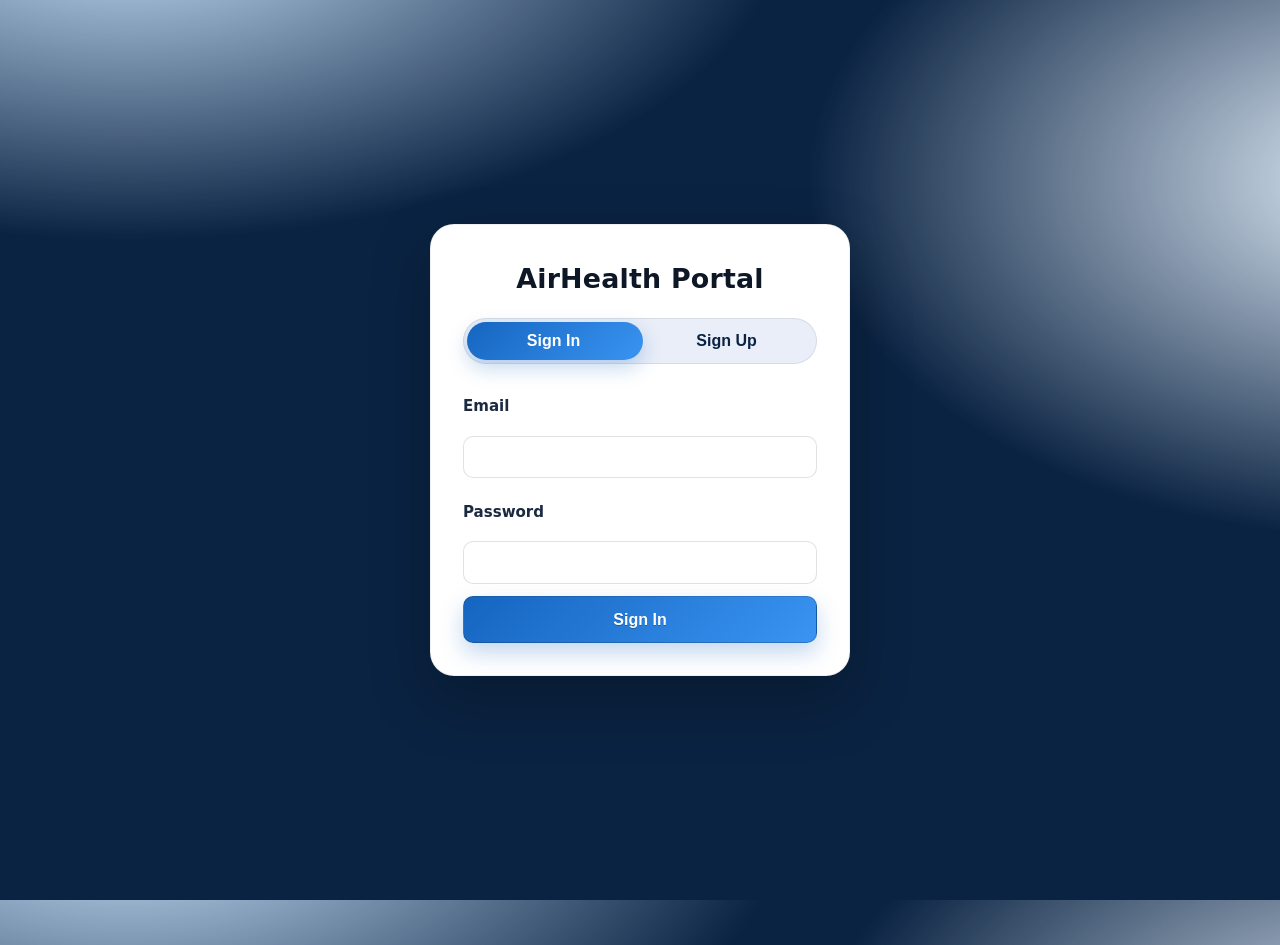
<file: Air_quality_prediction-main/frontend/index.html>
<!DOCTYPE html>
<html lang="en">
<head>
  <meta charset="UTF-8" />
  <meta name="viewport" content="width=device-width, initial-scale=1.0"/>
  <title>AirHealth - Login</title>
  <link rel="stylesheet" href="assets/css/main.css" />
</head>
<body class="login-page">

  <div class="login-background"></div>
  <div class="login-wrapper">
    <div class="brand">
      <h1>AirHealth Portal</h1>
    </div>

    <div class="toggle-switch">
      <button id="signin-toggle" class="toggle-btn active" onclick="showSignin()">Sign In</button>
      <button id="signup-toggle" class="toggle-btn" onclick="showSignup()">Sign Up</button>
      <div class="slider"></div>
    </div>

    <!-- Sign In Form -->
    <form id="signin-form" class="auth-form" style="display:grid;">
      <label for="signin-email">Email</label>
      <input type="email" id="signin-email" required />

      <label for="signin-password">Password</label>
      <input type="password" id="signin-password" required />

      <button type="submit" class="btn primary">Sign In</button>
    </form>

    <!-- Sign Up Form -->
    <form id="signup-form" class="auth-form" style="display:none;">
      <label for="signup-email">Email</label>
      <input type="email" id="signup-email" required />

      <label for="signup-password">Password</label>
      <input type="password" id="signup-password" required />

      <label for="signup-confirm-password">Confirm Password</label>
      <input type="password" id="signup-confirm-password" required />

      <label for="signup-name">Full Name</label>
      <input type="text" id="signup-name" required />

      <label for="signup-gender">Gender</label>
      <select id="signup-gender" required>
        <option value="">Select</option>
        <option value="male">Male</option>
        <option value="female">Female</option>
        <option value="other">Other</option>
      </select>

      <label for="location">Location</label>
      <input type="text" id="location" required />

      <label for="signup-age">Age</label>
      <input type="number" id="signup-age" min="1" max="120" required />

      <label for="respiratory">Do you have a chronic respiratory disease?</label>
      <select id="respiratory" required>
        <option value="">Select</option>
        <option value="asthma">Asthma</option>
        <option value="bronchitis">Bronchitis</option>
        <option value="copd">COPD</option>
        <option value="none">None</option>
      </select>

      <label for="heart">Do you have any diagnosed heart diseases?</label>
      <select id="heart" required>
        <option value="">Select</option>
        <option value="cad">Coronary Artery Disease</option>
        <option value="arrhythmias">Arrhythmias</option>
        <option value="none">None</option>
      </select>

      <label for="smoking">Smoking Status</label>
      <select id="smoking" required>
        <option value="">Select</option>
        <option value="never">Never</option>
        <option value="former">Former</option>
        <option value="regular">Regular</option>
        <option value="occasional">Occasional</option>
      </select>

      <div style="font-size:.95rem;color:#555;text-align:center;margin:.5rem 0 1rem;">
        You can update these details later on your <b>personal page</b>.
      </div>

      <button type="submit" class="btn primary">Sign Up</button>
    </form>
  </div>

  <!-- Include your auth.js script -->
  <script src="assets/js/auth.js"></script>
</body>
</html>
</file>
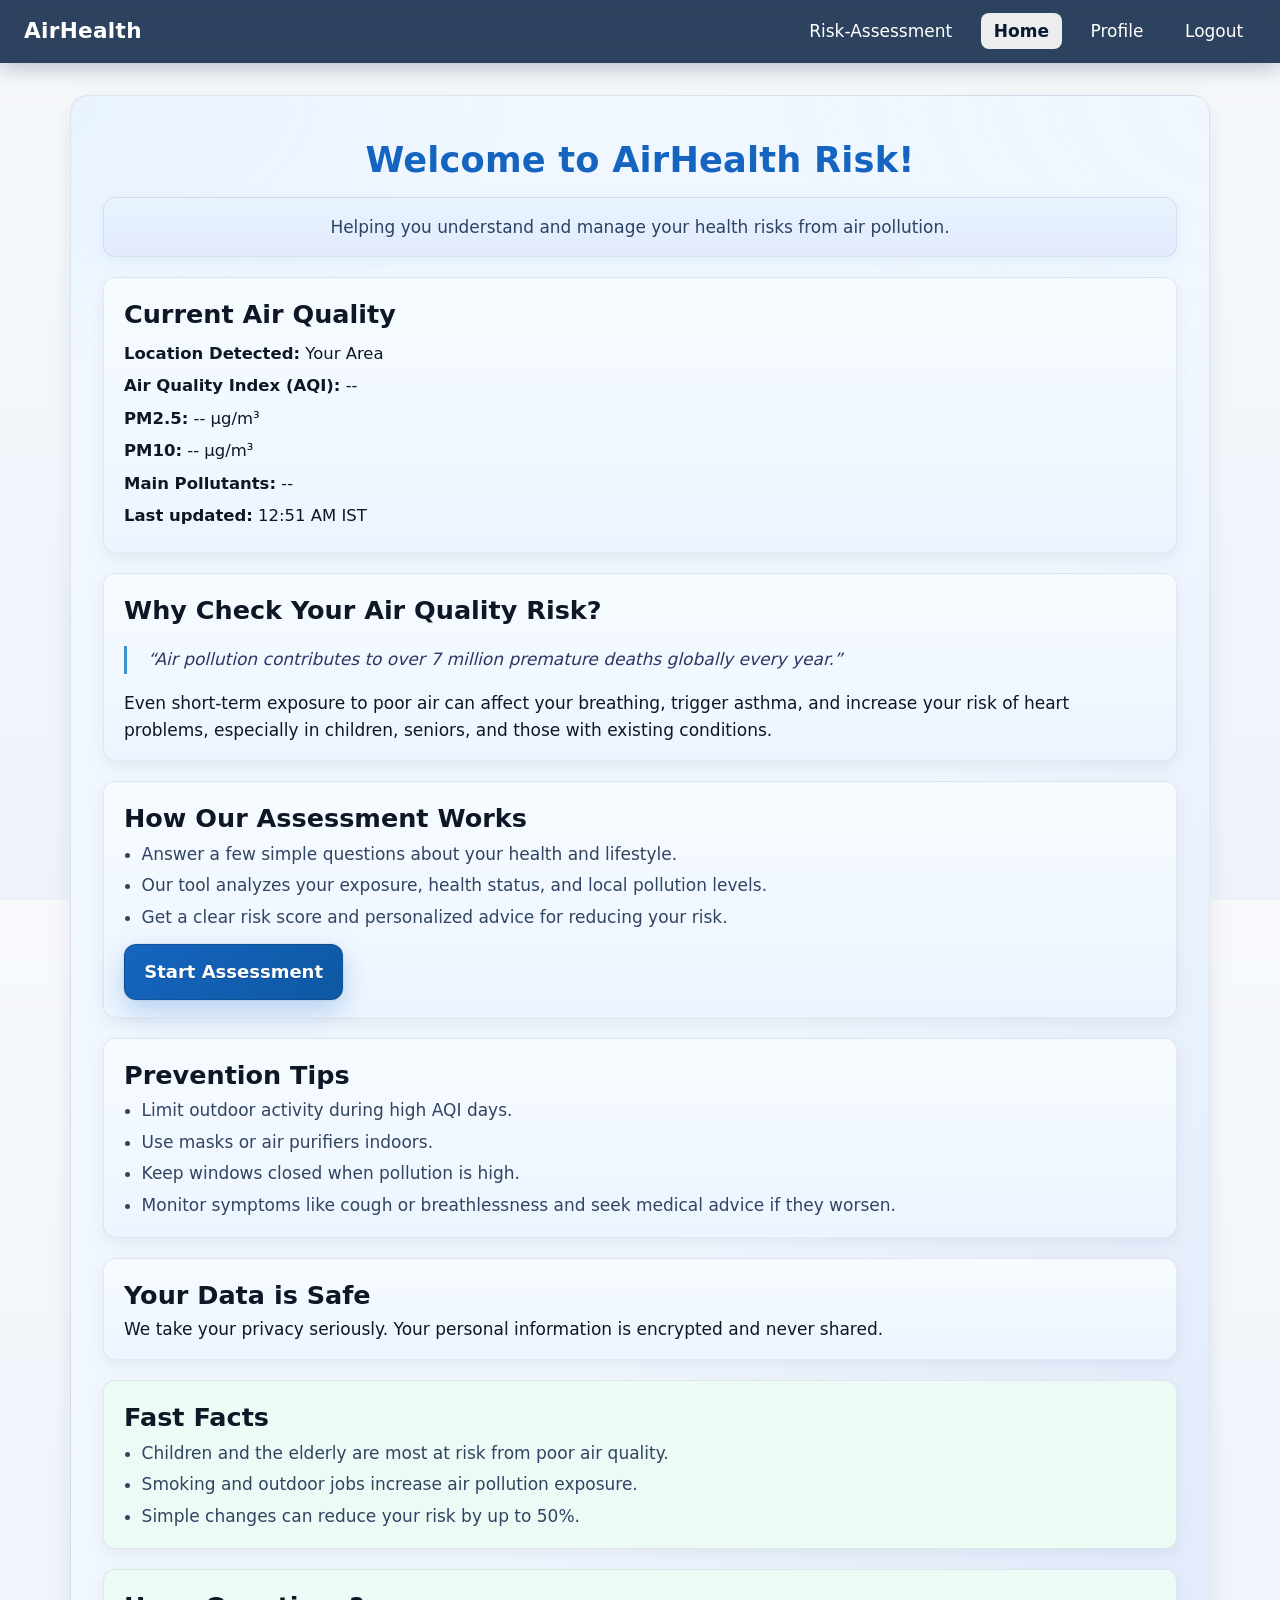
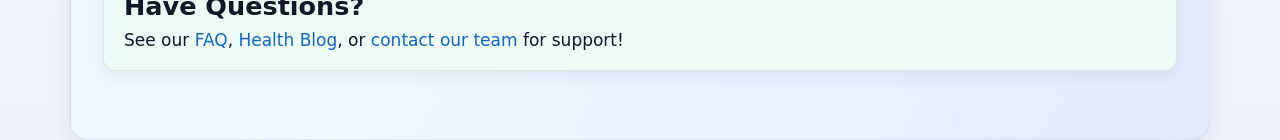
<file: Air_quality_prediction-main/frontend/chatbot.html>
<!DOCTYPE html>
<html lang="en">
<head>
  <meta charset="UTF-8" />
  <meta name="viewport" content="width=device-width, initial-scale=1.0"/>
  <title>AirHealth Home</title>
  <link rel="stylesheet" href="assets/css/main.css" />
</head>
<body>
  <nav class="top-nav">
    <div class="logo">AirHealth</div>
    <ul class="nav-links">
      <li><a href="dashboard.html">Risk-Assessment</a></li>
      <li><a href="chatbot.html" class="active">Home</a></li>
      <li><a href="profile.html">Profile</a></li>
      <li><a href="#" id="logout-btn">Logout</a></li>
    </ul>
  </nav>

  <div class="container content-wrapper home-hero">
    <h1 class="page-title home-title">Welcome to AirHealth Risk!</h1>
    <div class="intro-card home-card">
      Helping you understand and manage your health risks from air pollution.
    </div>

    <!-- AQI Widget -->
    <div class="health-card home-card" id="aqi-section">
      <h2>Current Air Quality</h2>
      <div class="aqi-current">
        <ul>
          <li><strong>Location Detected:</strong> <span id="home-location">Detecting…</span></li>
          <li><strong>Air Quality Index (AQI):</strong> <span id="home-aqi">--</span> <span id="home-aqi-desc"></span></li>
          <li><strong>PM2.5:</strong> <span id="home-pm25">--</span> µg/m³</li>
          <li><strong>PM10:</strong> <span id="home-pm10">--</span> µg/m³</li>
          <li><strong>Main Pollutants:</strong> <span id="home-main-pollutants">--</span></li>
          <li><strong>Last updated:</strong> <span id="home-updated">--</span></li>
        </ul>
      </div>
    </div>

    <!-- Additional Info Cards -->
    <div class="health-card home-card">
      <h2>Why Check Your Air Quality Risk?</h2>
      <blockquote style="border-left:3px solid #3E92CC;font-style:italic;margin:1rem 0;padding-left:1.3rem;color:#336;">
        “Air pollution contributes to over 7 million premature deaths globally every year.”
      </blockquote>
      <p>
        Even short-term exposure to poor air can affect your breathing, trigger asthma, and increase your risk of heart problems, especially in children, seniors, and those with existing conditions.
      </p>
    </div>

    <div class="health-card home-card">
      <h2>How Our Assessment Works</h2>
      <ul class="custom-list">
        <li>Answer a few simple questions about your health and lifestyle.</li>
        <li>Our tool analyzes your exposure, health status, and local pollution levels.</li>
        <li>Get a clear risk score and personalized advice for reducing your risk.</li>
      </ul>
      <a href="dashboard.html" class="btn primary" style="margin-top:.7rem;">Start Assessment</a>
    </div>

    <div class="health-card home-card">
      <h2>Prevention Tips</h2>
      <ul class="custom-list">
        <li>Limit outdoor activity during high AQI days.</li>
        <li>Use masks or air purifiers indoors.</li>
        <li>Keep windows closed when pollution is high.</li>
        <li>Monitor symptoms like cough or breathlessness and seek medical advice if they worsen.</li>
      </ul>
    </div>

    <div class="health-card home-card">
      <h2>Your Data is Safe</h2>
      <p>We take your privacy seriously. Your personal information is encrypted and never shared.</p>
    </div>

    <div class="health-card home-card fast-facts">
      <h2>Fast Facts</h2>
      <ul class="custom-list">
        <li>Children and the elderly are most at risk from poor air quality.</li>
        <li>Smoking and outdoor jobs increase air pollution exposure.</li>
        <li>Simple changes can reduce your risk by up to 50%.</li>
      </ul>
    </div>

    <div class="health-card home-card contact-help">
      <h2>Have Questions?</h2>
      <p>See our <a href="#">FAQ</a>, <a href="#">Health Blog</a>, or <a href="#">contact our team</a> for support!</p>
    </div>
  </div>

  <!-- Include the chatbot.js script -->
  <script src="assets/js/chatbot.js"></script>
  
<!-- Add this to your HTML page, preferably before the closing </body> tag -->
  <script src="https://testmyprompt.com/widget/6894cb7080ccd6898d6c0ec3/widget.js?widgetId=6894cb7080ccd6898d6c0ec3"></script>
  
</body>
</html>
</file>
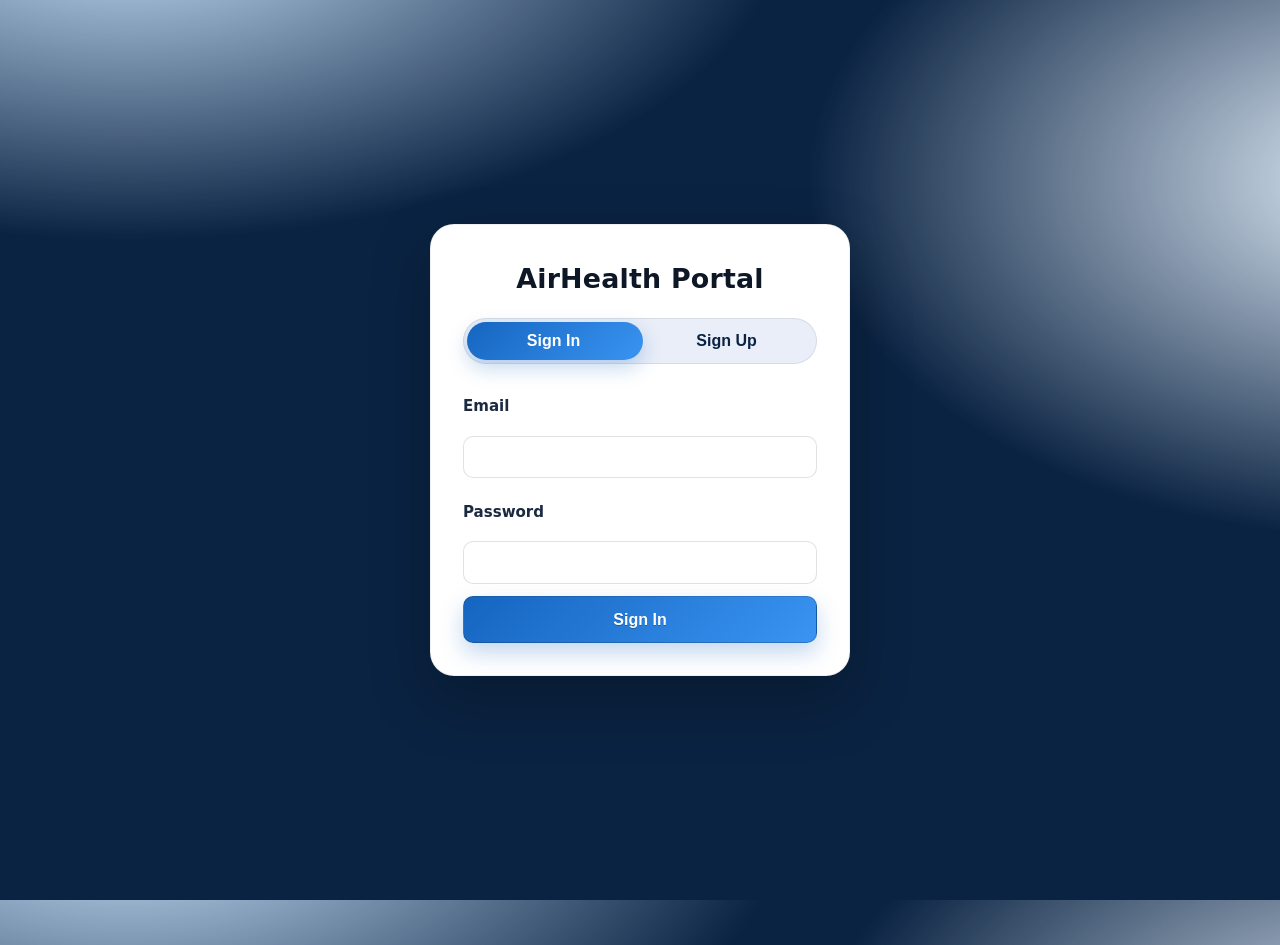
<file: Air_quality_prediction-main/frontend/dashboard.html>
<!DOCTYPE html>
<html lang="en">
<head>
  <meta charset="UTF-8" />
  <meta name="viewport" content="width=device-width, initial-scale=1.0"/>
  <title>Dashboard - Health Risk Prediction</title>
  <link rel="stylesheet" href="assets/css/main.css">
  <style>
    /* Page-specific tweaks */
    #risk-badge { margin-top: .5rem; }
    #risk-probability, #risk-summary { margin: .35rem 0; }
    #data-used { width: 100%; border-collapse: collapse; }
    #data-used th, #data-used td { font-size: .98rem; padding: 8px 10px; text-align: left; }
    #data-used th { background: #f6f9ff; }
    #data-used tr { border-top: 1px solid rgba(0,0,0,0.08); }
    /* Make “Sync Wearable Data” clearly visible */
    #sync-wearable.btn.secondary, .sync-wearable {
      background: #ffffff !important;
      color: #1565c0 !important;
      border: 1px solid rgba(21,101,192,0.45) !important;
      font-weight: 700;
      border-radius: 10px;
      box-shadow: 0 8px 18px rgba(21,101,192,.12);
      -webkit-text-fill-color: currentColor;
    }
  </style>
</head>
<body>
  <nav class="top-nav">
    <div class="logo">Air Health</div>
    <ul class="nav-links">
      <li><a href="dashboard.html" class="active">Risk-Assesment</a></li>
      <li><a href="chatbot.html">Home</a></li>
      <li><a href="profile.html">Profile</a></li>
      <li><a href="#" id="logout-btn">Logout</a></li>
    </ul>
  </nav>

  <div class="container content-wrapper">
    <h1 class="page-title">Health Risk Assessment</h1>

    <!-- Wearable Inputs -->
    <div class="health-card">
      <h2>Wearable Data </h2>
      <label for="wearable-hr-input">Heart Rate (BPM)</label>
      <input type="number" id="wearable-hr-input" min="30" max="180" placeholder="e.g., 72">
      <label for="wearable-spo2-input">SpO₂ (%)</label>
      <input type="number" id="wearable-spo2-input" min="50" max="100" placeholder="e.g., 98">
      <label for="wearable-cough-input">Cough Count</label>
      <input type="number" id="wearable-cough-input" min="0" max="100" placeholder="e.g., 5">
      <br>
      <button type="button" id="sync-wearable" class="btn secondary sync-wearable">Sync Wearable Data</button>
      <button type="button" id="calculate-risk-btn" class="btn primary">Calculate Risk</button>
    </div>

    <!-- AQI & Advice -->
    <div class="health-card" id="air-quality-card">
      <h2>Air Quality Near You</h2>
      <ul style="list-style:none; padding:0;">
        <li><strong>AQI:</strong> <span id="aqi-value">N/A</span></li>
        <li><strong>PM2.5:</strong> <span id="pm25-value">N/A</span> µg/m³</li>
        <li><strong>PM10:</strong> <span id="pm10-value">N/A</span> µg/m³</li>
      </ul>
      <p id="aqi-advice"></p>
    </div>

    <!-- Risk Summary Card -->
    <div class="health-card">
      <h2>Risk Summary</h2>
      <div id="risk-badge" class="risk-status" style="display:none;"></div>
      <p id="risk-probability"></p>
      <p id="risk-summary"></p>
    </div>

    <!-- Personalized Advice -->
    <div class="health-card">
      <h2>Personalized Advice</h2>
      <ul id="advice-list" class="custom-list"></ul>
    </div>

    <!-- Data Used -->
    <div class="health-card">
      <h2>Data Used</h2>
      <table id="data-used"></table>
    </div>
  </div>

  <script>
    document.addEventListener('DOMContentLoaded', () => {
      if (!localStorage.getItem('airhealthUser')) {
        window.location.href = 'index.html';
        return;
      }

      const profile = JSON.parse(localStorage.getItem('airhealthProfile') || '{}');
      const riskBadge = document.getElementById('risk-badge');
      const riskProbabilityEl = document.getElementById('risk-probability');
      const riskSummaryEl = document.getElementById('risk-summary');
      const adviceListEl = document.getElementById('advice-list');
      const dataUsedTable = document.getElementById('data-used');

      const smokingToFeature = v => v;

      function renderRisk(d) {
        // AQI
        document.getElementById('aqi-value').textContent = d.aqi ?? 'N/A';
        document.getElementById('pm25-value').textContent = d.pm25 ?? 'N/A';
        document.getElementById('pm10-value').textContent = d.pm10 ?? 'N/A';
        document.getElementById('aqi-advice').textContent =
          typeof d.aqi === 'number'
            ? (d.aqi <= 50 ? 'Good air quality.' : 'Air quality is degraded—consider a mask outdoors.')
            : '';

        // Risk badge
        const risk = d.risk || d.report?.['Risk Level'] || 'Unknown';
        riskBadge.textContent = risk;
        riskBadge.style.display = 'block';
        riskBadge.classList.remove('status-good','status-warning','status-danger');
        if (/low/i.test(risk)) riskBadge.classList.add('status-good');
        else if (/moderate|medium/i.test(risk)) riskBadge.classList.add('status-warning');
        else riskBadge.classList.add('status-danger');

        // Probability
        const prob = d.risk_probability ?? d.report?.['Risk Probability (%)'];
        riskProbabilityEl.textContent =
          typeof prob === 'number' ? `Risk Probability: ${prob}%` : '';

        // Summary
        riskSummaryEl.textContent = d.report?.Summary || `Estimated status: ${risk}.`;

        // Advice list
        const adviceArr = d.advice || d.report?.['Personalized Advice'] || [];
        adviceListEl.innerHTML = '';
        (Array.isArray(adviceArr) ? adviceArr : [adviceArr])
          .filter(Boolean)
          .forEach(line => {
            const li = document.createElement('li');
            li.textContent = String(line).replace(/^\s*[\u2022\-]\s*/, '');
            adviceListEl.appendChild(li);
          });

        // Data Used table
        const used = d.report?.['Data Used'] || {};
        dataUsedTable.innerHTML = '';
        Object.entries(used).forEach(([k, v]) => {
          const tr = document.createElement('tr');
          const th = document.createElement('th'); th.textContent = k;
          const td = document.createElement('td'); td.textContent = v;
          tr.append(th, td);
          dataUsedTable.appendChild(tr);
        });
      }

      async function callRiskAPI(payload) {
        const res = await fetch('http://localhost:5000/health-risk', {
          method: 'POST',
          headers: {'Content-Type': 'application/json'},
          body: JSON.stringify(payload)
        });
        if (!res.ok) throw new Error('Network response was not ok');
        return res.json();
      }

      // Calculate Risk
      document.getElementById('calculate-risk-btn').addEventListener('click', async (e) => {
        e.preventDefault();

        const location = profile.location;
        let ageVal = Number(profile.age);
        if (isNaN(ageVal) || ageVal <= 0) ageVal = 30;
        const chronicResp = profile.chronicRespiratory || 'none';
        const heartDisease = profile.heartDisease || 'none';
        const smokingVal = profile.smoking;

        if (!location || !chronicResp || !heartDisease || !smokingVal) {
          riskBadge.style.display = 'block';
          riskBadge.textContent = 'Error: Please complete your profile.';
          riskBadge.classList.remove('status-good','status-warning','status-danger');
          riskBadge.classList.add('status-danger');
          return;
        }

        const hr = document.getElementById('wearable-hr-input').value;
        const s2 = document.getElementById('wearable-spo2-input').value;
        const cc = document.getElementById('wearable-cough-input').value;

        const payload = {
          location,
          age: ageVal,
          chronic_respiratory: chronicResp.toLowerCase(),
          heart_disease: heartDisease.toLowerCase(),
          smoking: smokingToFeature(smokingVal)
        };
        if (hr && s2 && cc) {
          payload.heart_rate = Number(hr);
          payload.spo2 = Number(s2);
          payload.cough_count = Number(cc);
        }

        riskBadge.style.display = 'block';
        riskBadge.textContent = 'Calculating risk...';
        riskBadge.classList.remove('status-good','status-warning','status-danger');

        try {
          const data = await callRiskAPI(payload);
          renderRisk(data);
          riskBadge.scrollIntoView({ behavior: 'smooth' });
        } catch (err) {
          console.error(err);
          riskBadge.textContent = 'Error: Failed to fetch health risk data.';
          riskBadge.classList.add('status-danger');
        }
      });

      // Sync Wearable Data
      document.getElementById('sync-wearable').addEventListener('click', async (e) => {
        e.preventDefault();

        const location = profile.location;
        let ageVal = Number(profile.age);
        if (isNaN(ageVal) || ageVal <= 0) ageVal = 30;
        const chronicResp = profile.chronicRespiratory || 'none';
        const heartDisease = profile.heartDisease || 'none';
        const smokingVal = profile.smoking;

        if (!location || !chronicResp || !heartDisease || !smokingVal) {
          riskBadge.style.display = 'block';
          riskBadge.textContent = 'Error: Please complete your profile.';
          riskBadge.classList.remove('status-good','status-warning','status-danger');
          riskBadge.classList.add('status-danger');
          return;
        }

        riskBadge.style.display = 'block';
        riskBadge.textContent = 'Syncing wearable data...';
        riskBadge.classList.remove('status-good','status-warning','status-danger');

        try {
          const baseData = await callRiskAPI({
            location,
            age: ageVal,
            chronic_respiratory: chronicResp.toLowerCase(),
            heart_disease: heartDisease.toLowerCase(),
            smoking: smokingVal
          });

          document.getElementById('wearable-hr-input').value = baseData.heart_rate ?? '';
          document.getElementById('wearable-spo2-input').value = baseData.spo2 ?? '';
          document.getElementById('wearable-cough-input').value = baseData.cough_count ?? '';

          const finalData = await callRiskAPI({
            location,
            age: ageVal,
            chronic_respiratory: chronicResp.toLowerCase(),
            heart_disease: heartDisease.toLowerCase(),
            smoking: smokingVal,
            heart_rate: baseData.heart_rate,
            spo2: baseData.spo2,
            cough_count: baseData.cough_count
          });

          renderRisk(finalData);
          riskBadge.scrollIntoView({ behavior: 'smooth' });
        } catch (err) {
          console.error(err);
          riskBadge.textContent = 'Error: Failed to fetch health risk data.';
          riskBadge.classList.add('status-danger');
        }
      });

      // Logout
      document.getElementById('logout-btn').addEventListener('click', () => {
        localStorage.removeItem('airhealthUser');
        window.location.href = 'index.html';
      });
    });
  </script>
</body>
</html>
</file>
<file: Air_quality_prediction-main/frontend/assets/css/main.css>
/* ─── THEME & TOKENS ─────────────────────────────────────────────────────────── */
:root {
/* Core palette */
--dark: #0A2342;
--light: #3E92CC;
--white: #FFFFFF;
--gray: #F0F4FF;

/* Extended palette */
--ink: #0e1726;
--ink-2: #1b2a41;
--ink-3: #2b3a55;
--brand: #1d72b8;
--brand-2: #1565c0;
--brand-3: #0e58a3;
--accent: #60a5fa;
--success: #4caf50;
--warning: #ff9800;
--danger: #f44336;

/* Surfaces */
--surface: #ffffff;
--surface-2: #f7f9fc;
--surface-3: #eef3fb;
--elev: 0 8px 24px rgba(14, 23, 38, 0.08);

/* Borders & shadows */
--border: 1px solid rgba(15, 23, 42, 0.08);
--ring: 0 0 0 4px rgba(29, 114, 184, 0.15);

/* Typography */
--font-sans: 'Inter', system-ui, -apple-system, Segoe UI, Roboto, Helvetica, Arial, sans-serif;
--fs-1: clamp(2rem, 1.6rem + 1.5vw, 2.6rem);
--fs-2: clamp(1.4rem, 1.2rem + 0.6vw, 1.8rem);
--fs-3: 1.125rem;
--fs-body: 1rem;

/* Radius */
--r-sm: 8px;
--r-md: 12px;
--r-lg: 18px;
--r-xl: 24px;

/* Spacing */
--sp-1: .5rem;
--sp-2: .75rem;
--sp-3: 1rem;
--sp-4: 1.5rem;
--sp-5: 2rem;

/* Motion */
--ease: cubic-bezier(.22, 1, .36, 1);
--t-fast: .18s;
--t-med: .3s;
--t-slow: .5s;
}

/* ─── RESET & GLOBAL ─────────────────────────────────────────────────────────── */
*,
*::before,
*::after { box-sizing: border-box; margin: 0; padding: 0; }

html, body { height: 100%; scroll-behavior: smooth; }

body {
font-family: var(--font-sans);
background: linear-gradient(180deg, var(--surface-2), var(--surface-3));
color: var(--ink);
line-height: 1.6;
-webkit-font-smoothing: antialiased;
-moz-osx-font-smoothing: grayscale;
}

img, svg, video { display: block; max-width: 100%; }

/* Nice container */
.container {
max-width: 980px;
margin: var(--sp-5) auto;
padding: 0 var(--sp-3);
}

/* ─── LINKS & FOCUS ──────────────────────────────────────────────────────────── */
a { color: var(--brand-2); text-decoration: none; }
a:hover { color: var(--brand-3); }

:focus-visible {
outline: none;
box-shadow: var(--ring);
border-radius: var(--r-sm);
}

/* ─── BUTTONS ───────────────────────────────────────────────────────────────── */
.btn {
display: inline-flex;
align-items: center;
justify-content: center;
gap: .5rem;
cursor: pointer;
border: none;
text-decoration: none;
transition: transform var(--t-fast) var(--ease), box-shadow var(--t-fast) var(--ease), background var(--t-fast);
will-change: transform;
user-select: none;
}

.btn.primary {
background: linear-gradient(135deg, var(--brand) 0%, var(--brand-2) 100%);
color: var(--white);
border-radius: var(--r-md);
padding: .8rem 1.2rem;
font-size: var(--fs-3);
font-weight: 600;
box-shadow: 0 6px 18px rgba(21, 101, 192, 0.25);
}
.btn.primary:hover {
transform: translateY(-2px);
box-shadow: 0 10px 26px rgba(21, 101, 192, 0.32);
}
.btn.primary:active { transform: translateY(0); }

/* Ghost and subtle variants if needed */
.btn.ghost {
background: transparent;
color: var(--brand-2);
border: var(--border);
padding: .7rem 1.1rem;
border-radius: var(--r-md);
}
.btn.ghost:hover {
background: rgba(21, 101, 192, 0.06);
}

/* ─── NAVBAR ─────────────────────────────────────────────────────────────────── */
.top-nav {
position: sticky;
top: 0;
z-index: 50;
background: rgba(10, 35, 66, 0.85);
backdrop-filter: saturate(140%) blur(10px);
color: var(--white);
display: flex;
justify-content: space-between;
align-items: center;
padding: .9rem 1.5rem;
box-shadow: 0 6px 20px rgba(10, 35, 66, 0.25);
}

.logo {
font-size: 1.35rem;
font-weight: 800;
letter-spacing: .3px;
}

.nav-links {
list-style: none;
display: flex;
gap: 1rem;
}
.nav-links a {
color: var(--white);
font-weight: 500;
padding: .5rem .8rem;
border-radius: var(--r-sm);
transition: background-var(--t-fast), color var(--t-fast), transform var(--t-fast);
}
.nav-links a:hover { background: rgba(255,255,255,.12); transform: translateY(-1px); }
.nav-links a.active {
background: linear-gradient(135deg, var(--light), #7fb7e3);
color: #081a2f;
font-weight: 700;
}

/* ─── CONTENT WRAPPER ───────────────────────────────────────────────────────── */
.content-wrapper {
max-width: 880px;
margin: var(--sp-5) auto;
background: var(--surface);
padding: clamp(1.25rem, 1rem + 1.2vw, 2rem);
border-radius: var(--r-lg);
box-shadow: var(--elev);
border: var(--border);
}

/* ─── TITLES & TYPOGRAPHY ───────────────────────────────────────────────────── */
.page-title {
font-size: var(--fs-1);
font-weight: 800;
letter-spacing: .2px;
color: var(--ink);
margin-bottom: .4rem;
}
.intro {
font-style: normal;
color: #556276;
font-size: 1.05rem;
margin-bottom: 1.25rem;
}

/* ─── CARDS & SECTIONS ──────────────────────────────────────────────────────── */
.card, .home-card {
background: linear-gradient(180deg, #ffffff 0%, #f9fbff 100%);
padding: 1.25rem 1.25rem;
border-radius: var(--r-md);
border: var(--border);
box-shadow: 0 4px 14px rgba(14, 23, 38, 0.06);
margin-bottom: 1.1rem;
}
.card h2 {
font-size: 1.15rem;
margin-bottom: .65rem;
color: var(--ink-2);
}

/* ─── FORMS ─────────────────────────────────────────────────────────────────── */
form label, .auth-form label, .health-card label {
display: block;
margin: .6rem 0 .35rem;
font-size: .94rem;
color: var(--ink-2);
font-weight: 600;
}

input[type=text],
input[type=email],
input[type=password],
input[type=number],
select, textarea,
.auth-form input[type="text"],
.auth-form input[type="email"],
.auth-form input[type="password"],
.auth-form input[type="number"],
.health-card input[type="number"],
.health-card select,
#chat-input {
width: 100%;
padding: .7rem .85rem;
border: 1px solid rgba(15, 23, 42, .12);
border-radius: 10px;
font-size: .98rem;
background: #fcfdff;
transition: border-color var(--t-fast), box-shadow var(--t-fast), background var(--t-fast);
}

input:focus, select:focus, textarea:focus, #chat-input:focus {
border-color: var(--brand-2);
box-shadow: 0 6px 18px rgba(21, 101, 192, 0.12);
outline: none;
background: #fff;
}

.checkbox-group {
display: flex;
gap: .9rem;
flex-wrap: wrap;
margin: .4rem 0 .8rem;
}
.checkbox-group input { accent-color: var(--brand-2); }

/* ─── CHATBOX ───────────────────────────────────────────────────────────────── */
#chatbox {
background: linear-gradient(180deg, #f7faff 0%, #eef5ff 100%);
border: 1px solid rgba(15, 23, 42, .08);
padding: 1rem;
height: 200px;
overflow-y: auto;
border-radius: var(--r-md);
box-shadow: inset 0 1px 0 rgba(255,255,255,.6);
}
#send-btn { margin-left: .5rem; }

/* ─── LOGIN PAGE (glassy) ───────────────────────────────────────────────────── */
.login-page {
position: relative;
min-height: 100vh;
background: radial-gradient(1200px 600px at 10% -10%, #cde6ff 0%, transparent 55%),
radial-gradient(1000px 600px at 110% 20%, #e7f3ff 0%, transparent 60%),
var(--dark);
display: flex;
align-items: center;
justify-content: center;
overflow: hidden;
}
.login-background {
position: absolute; inset: 0;
background: url('https://source.unsplash.com/featured/?sky,city') no-repeat center/cover;
opacity: .18;
filter: blur(6px) saturate(110%);
transform: scale(1.1);
}
.login-wrapper {
position: relative;
background: rgba(255,255,255,.85);
backdrop-filter: blur(10px);
border-radius: var(--r-xl);
box-shadow: 0 24px 60px rgba(0,0,0,0.25);
width: min(420px, 92vw);
padding: 32px;
z-index: 1;
text-align: center;
border: 1px solid rgba(255,255,255,.45);
}
.brand h1 {
font-family: var(--font-sans);
font-size: var(--fs-2);
color: var(--ink);
margin-bottom: 18px;
letter-spacing: .2px;
}

.toggle-switch {
position: relative;
display: grid;
grid-template-columns: 1fr 1fr;
background: #eef3fb;
border-radius: 999px;
margin-bottom: 20px;
padding: 3px;
border: var(--border);
}
.toggle-btn {
padding: 10px 0;
background: transparent;
border: none;
font-size: 1rem;
color: var(--ink-3);
cursor: pointer;
transition: color var(--t-fast);
font-weight: 600;
border-radius: 999px;
}
.toggle-btn.active { color: var(--white); }
.slider {
position: absolute;
width: 50%;
height: calc(100% - 6px);
background: linear-gradient(135deg, var(--brand) 0%, var(--brand-2) 100%);
border-radius: 999px;
top: 3px; left: 3px;
transition: left var(--t-med) var(--ease);
box-shadow: 0 8px 20px rgba(21, 101, 192, .25);
}
#signin-toggle.active ~ .slider { left: 3px; }
#signup-toggle.active ~ .slider { left: calc(50% + 3px); }

.auth-form { display: grid; gap: 12px; text-align: left; }
.login-page { overflow-y: auto; }
.login-wrapper { max-height: 90vh; overflow-y: auto; }

/* ─── HEALTH CARDS & RISK STATUS ─────────────────────────────────────────────── */
.health-card {
background: linear-gradient(180deg, #f7fbff 0%, #ecf5ff 100%);
border-radius: var(--r-md);
padding: 1rem 1.25rem;
margin-bottom: 1rem;
box-shadow: 0 6px 18px rgba(14, 23, 38, 0.06);
border: var(--border);
}
.health-card input[type="number"], .health-card select { background: #ffffff; }

.risk-status {
font-size: 1.15rem;
font-weight: 800;
text-align: center;
padding: .85rem 1rem;
border-radius: var(--r-md);
margin-top: .9rem;
color: white;
letter-spacing: .4px;
transition: background-color var(--t-fast), color var(--t-fast), transform var(--t-fast);
user-select: none;
}
.risk-status:hover { transform: translateY(-1px); }
.status-good { background: linear-gradient(135deg, #43a047, #66bb6a); }
.status-warning{ background: linear-gradient(135deg, #fb8c00, #ffb74d); }
.status-danger { background: linear-gradient(135deg, #e53935, #ef5350); }

/* Primary button override inside dashboard */
button.btn.primary {
background: linear-gradient(135deg, var(--brand-2), #4aa3ff);
color: white;
border: none;
padding: .85rem 1.25rem;
border-radius: 10px;
font-weight: 700;
font-size: 1rem;
cursor: pointer;
transition: background var(--t-fast), transform var(--t-fast), box-shadow var(--t-fast);
box-shadow: 0 10px 22px rgba(21, 101, 192, 0.25);
}
button.btn.primary:hover {
background: linear-gradient(135deg, var(--brand-3), #3a94f2);
transform: translateY(-2px);
}

/* ─── HOMEPAGE SECTIONS ─────────────────────────────────────────────────────── */
.home-hero {
background: radial-gradient(1000px 500px at -10% 0%, #e7f2ff 0%, transparent 55%),
radial-gradient(900px 500px at 110% 0%, #f0f7ff 0%, transparent 60%),
linear-gradient(120deg, #F0F7FF 60%, #e2eafc 100%);
padding: 2.2rem 0 3rem;
}
.home-title {
text-align: center;
color: var(--brand-2);
margin-bottom: .6rem;
letter-spacing: .2px;
font-size: clamp(1.6rem, 1.3rem + 1.2vw, 2.2rem);
font-weight: 800;
}
.intro-card {
font-size: 1.06rem;
color: #2a4365;
padding: .95rem 1.25rem;
background: linear-gradient(180deg, #e9f3ff 0%, #e2eafc 100%);
border-radius: var(--r-md);
text-align: center;
margin-bottom: 1.2rem;
box-shadow: 0 4px 14px rgba(105,174,216,0.12);
border: var(--border);
}
#aqi-section ul { list-style: none; padding-left: 0; margin-bottom: 0; }
#aqi-section li { margin: .38rem 0; font-size: 1.03rem; }

.custom-list { margin-left: 1.1rem; list-style: disc; color: #314461; line-height: 1.85; }
.fast-facts, .contact-help { background: #edfbf6; border: var(--border); }

/* ─── UTILITIES ─────────────────────────────────────────────────────────────── */
.shadow-sm { box-shadow: 0 3px 10px rgba(0,0,0,.06); }
.rounded { border-radius: var(--r-md); }
.hidden { display: none !important; }

/* ─── SCROLLBARS (modern) ───────────────────────────────────────────────────── */
* {
  scrollbar-width: thin;
  scrollbar-color: #b9d5ff #f0f6ff;
}

*::-webkit-scrollbar {
  height: 8px;
  width: 8px;
}
*::-webkit-scrollbar-track {
  background: #f0f6ff;
}
*::-webkit-scrollbar-thumb {
  background: linear-gradient(180deg, #c6ddff, #a6c9ff);
  border-radius: 20px;
}


/* ─── RESPONSIVE TWEAKS ─────────────────────────────────────────────────────── */
@media (max-width: 768px) {
.top-nav { padding: .75rem 1rem; }
.nav-links { gap: .6rem; }
.content-wrapper { margin: 1.25rem; padding: 1.1rem; }
}

@media (max-width: 500px) {
.home-title { font-size: 1.35rem; }
.intro-card, .home-card { font-size: 1.02rem !important; }
button.btn.primary { width: 100%; padding: .9rem; font-size: 1.05rem; }
}
/* Visibility + contrast for buttons */
.btn,
button {
color: #fff !important;
}
.btn.primary,
button.btn.primary {
background: linear-gradient(135deg, #1565c0, #0e58a3) !important;
color: #ffffff !important;
border: 1px solid rgba(8, 26, 47, 0.2) !important;
text-shadow: 0 1px 0 rgba(0,0,0,0.25);
}
.btn.primary:hover,
button.btn.primary:hover {
filter: brightness(1.05);
}
.btn.ghost {
background: #ffffff !important;
color: #1565c0 !important;
border: 1px solid rgba(21,101,192,0.35) !important;
}
.btn:disabled,
button:disabled {
opacity: .7;
filter: grayscale(.1);
}

/* Make buttons stand out on dark or image areas */
.top-nav .btn,
.login-wrapper .btn {
box-shadow: 0 8px 22px rgba(0,0,0,.18);
}

/* Spread content wider across page */
.container,
.content-wrapper {
max-width: 1140px !important; /* was 880–980 */
width: 100%;
margin-inline: auto;
padding-inline: clamp(16px, 4vw, 32px);
}

/* Cards less narrow, better spacing */
.card,
.home-card,
.health-card {
margin-bottom: 1.25rem;
}

/* Fix hidden buttons inside form footers or flex rows */
.form-actions,
.actions,
.button-row {
display: flex;
gap: 12px;
flex-wrap: wrap;
}
.form-actions .btn,
.actions .btn,
.button-row .btn {
min-width: 140px;
}

/* Improve contrast of risk badges on light backgrounds */
.status-good { color: #f7fff7; }
.status-warning{ color: #2b1300; text-shadow: 0 1px 0 rgba(255,255,255,.35); }
.status-danger { color: #fff; }

/* Ensure nav links remain readable on active/hover */
.nav-links a.active,
.nav-links a:hover {
color: #081a2f !important;
background: rgba(255,255,255,.9) !important;
}

/* Login page: ensure the primary submit stands out */
.login-wrapper .auth-form .btn.primary {
background: linear-gradient(135deg, #1565c0, #3a94f2) !important;
}

/* Optional: make page use more vertical space on large screens */
@media (min-width: 1200px) {
body { font-size: 17px; }
}

/* If any button sits on light gray cards, add outline for visibility */
.card .btn.primary,
.health-card .btn.primary {
box-shadow: 0 10px 24px rgba(21,101,192,.25), 0 0 0 1px rgba(8,26,47,.05);
}
/* Make "Sync Wearable Data" clearly visible */
#sync-wearable,
button#sync-wearable,
.sync-wearable,
button.sync-wearable,
[data-role="sync-wearable"] {
/* solid contrasting style */
background: #ffffff !important;
color: #1565c0 !important;
border: 1px solid rgba(21,101,192,0.45) !important;
border-radius: 10px;
font-weight: 700;
text-shadow: none !important;
box-shadow: 0 8px 20px rgba(21,101,192,0.12);
}

/* If it’s meant to be a subtle/secondary button */
#sync-wearable.btn,
.sync-wearable.btn,
.button-sync {
background: rgba(255,255,255,0.92) !important;
}

/* Ensure label text never goes transparent */
#sync-wearable,
.sync-wearable {
-webkit-text-fill-color: currentColor;
}

/* Hover/active states for clarity */
#sync-wearable:hover,
.sync-wearable:hover {
background: #f7fbff !important;
filter: none;
}
#sync-wearable:active,
.sync-wearable:active {
transform: translateY(0);
}

/* In case it sits on a light card, add outline for contrast */
.card #sync-wearable,
.health-card #sync-wearable {
box-shadow: 0 0 0 1px rgba(8,26,47,0.06), 0 8px 18px rgba(0,0,0,0.06);
}
/* Make auth panel fully readable */
.login-wrapper {
background: #ffffff !important; / solid white */
backdrop-filter: none !important;
border: 1px solid rgba(0,0,0,0.06);
}

/* Toggle track and button text colors */
.toggle-switch {
background: #e9eef8 !important; /* light track */
border: 1px solid rgba(0,0,0,0.08);
}
.toggle-btn {
color: #0A2342 !important; /* dark text when inactive */
z-index: 2; / sit above slider /
}
/* active label stays white on the colored slider */
.toggle-btn.active { color: #ffffff !important; }

/* Ensure slider sits behind labels and is visible */
.slider {
z-index: 1; /* below labels */
background: linear-gradient(135deg, #1565c0, #3a94f2) !important;
box-shadow: 0 8px 20px rgba(21,101,192,.25);
}

/* Form inputs readable on white */
.auth-form input[type="text"],
.auth-form input[type="email"],
.auth-form input[type="password"],
.auth-form input[type="number"] {
background: #ffffff !important;
color: #0A2342 !important;
}

/* Primary submit button highly visible */
.login-wrapper .auth-form .btn.primary {
background: linear-gradient(135deg, #1565c0, #3a94f2) !important;
color: #fff !important;
}

/* In case the whole page looked too dark/blurred */
.login-page .login-background {
opacity: 0.15 !important;
filter: blur(4px) !important;
}
</file>
